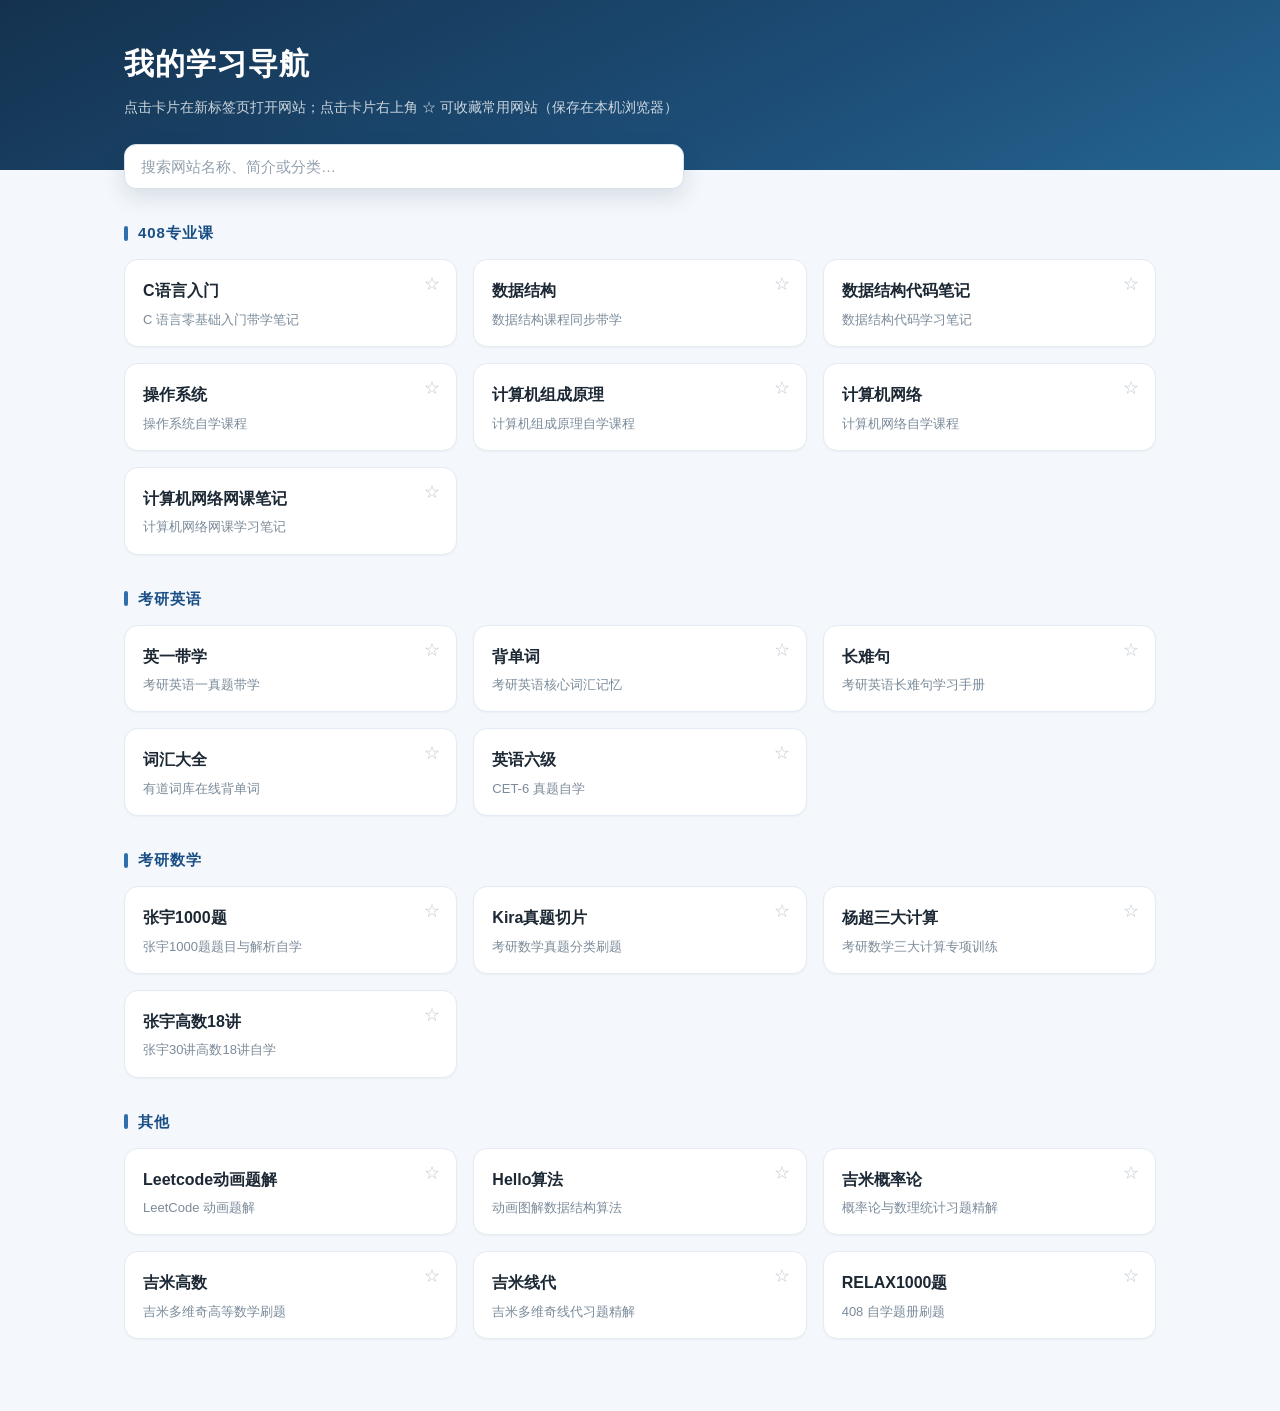
<file: index.html>
<!DOCTYPE html>
<html lang="zh-CN">
<head>
<meta charset="UTF-8">
<meta name="viewport" content="width=device-width, initial-scale=1.0">
<title>我的学习导航</title>
<style>
/* ==================================================
   --- 样式区域 ---
   想调整外观：直接改下面对应的颜色/数值，保存后刷新即生效
   nav-visual-20260923
   ================================================== */
* { margin: 0; padding: 0; box-sizing: border-box; }

body {
  min-height: 100vh;
  background: #f4f7fb;          /* 页面背景 */
  color: #1c2834;               /* 主文字颜色 */
  font-family: -apple-system, "PingFang SC", "Microsoft YaHei", "Segoe UI", sans-serif;
  line-height: 1.6;
}

/* 内容区宽 1032px，两侧至少 24px；标题带单独铺满视口 */
.wrap { width: 100%; margin: 0; padding: 0 0 72px; }

/* 顶部标题带 */
header {
  margin: 0;
  padding: 40px max(24px, calc((100% - 1032px) / 2)) 52px;
  background: linear-gradient(155deg, #14324f 0%, #1d4e78 62%, #24658f 100%);
}
header h1 {
  font-size: 30px;
  font-weight: 700;
  letter-spacing: 0.03em;
  color: #fff;
}
header .sub {
  max-width: 46em;
  margin-top: 8px;
  color: rgba(255, 255, 255, 0.78);
  font-size: 14px;
}

/* 搜索框：压在标题带下沿，与卡片左缘对齐 */
#search {
  position: relative;
  z-index: 1;
  display: block;
  width: min(560px, calc(100% - 48px));
  margin: -26px 0 6px max(24px, calc((100% - 1032px) / 2));
  padding: 13px 16px;
  font-size: 15px;
  color: #1c2834;
  background: #fff;
  border: 1px solid #d7e1ec;
  border-radius: 12px;
  outline: none;
  box-shadow: 0 8px 22px rgba(20, 50, 79, 0.12);
}
#search::placeholder { color: #93a1af; }
#search:focus {
  border-color: #2f6fad;
  box-shadow: 0 0 0 4px rgba(47, 111, 173, 0.16), 0 8px 22px rgba(20, 50, 79, 0.1);
}

/* 分类标题 */
.cat-title {
  display: flex;
  align-items: center;
  gap: 10px;
  margin: 32px 0 14px;
  padding: 0;
  border: 0;
  color: #1a4f86;
  font-size: 15px;
  font-weight: 700;
  letter-spacing: 0.06em;
}
.cat-title::before {
  content: "";
  width: 4px;
  height: 15px;
  border-radius: 4px;
  background: #2f6fad;
}

/* 卡片网格：电脑3列 / 平板2列 / 手机1列 */
#main {
  width: min(1032px, calc(100% - 48px));
  margin: 0 auto;
}
.grid { display: grid; grid-template-columns: repeat(3, 1fr); gap: 16px; }
@media (max-width: 900px) { .grid { grid-template-columns: repeat(2, 1fr); } }
@media (max-width: 600px) {
  header { padding-top: 28px; padding-bottom: 46px; }
  header h1 { font-size: 26px; }
  .wrap { padding-bottom: 56px; }
  .grid { grid-template-columns: 1fr; }
}

/* 网站卡片：悬停轻微上浮 + 阴影加深 */
.card {
  position: relative;
  display: block;
  padding: 18px 18px 16px;
  background: #fff;
  border: 1px solid #e4ebf3;
  border-radius: 14px;
  color: #1c2834;
  text-decoration: none;
  box-shadow: 0 1px 2px rgba(20, 50, 79, 0.04);
  transition: transform .18s ease, box-shadow .18s ease, border-color .18s ease;
}
.card:hover {
  transform: translateY(-3px);
  border-color: #c5d8ec;
  box-shadow: 0 12px 28px rgba(20, 50, 79, 0.08);
}
.card:focus-visible { outline: 2px solid #2f6fad; outline-offset: 3px; }
.card .name { font-weight: 700; font-size: 16px; padding-right: 28px; }
.card .desc { color: #7b8b9a; font-size: 13px; line-height: 1.55; margin-top: 6px; }

/* 收藏星标（卡片右上角） */
.star {
  position: absolute;
  top: 10px;
  right: 10px;
  width: 28px;
  height: 28px;
  display: grid;
  place-items: center;
  border-radius: 8px;
  font-size: 16px;
  line-height: 1;
  color: #c5ced6;
  cursor: pointer;
  user-select: none;
}
.star:hover { color: #d99a08; background: #fff8e8; }
.star.on { color: #e0a106; }
.star:focus-visible { outline: 2px solid #e0a106; outline-offset: 1px; }

/* 搜索无结果提示 */
.empty { color: #7b8b9a; text-align: center; padding: 64px 0; font-size: 14px; }
</style>
</head>
<body>
<div class="wrap">
  <header>
    <h1>我的学习导航</h1>
    <p class="sub">点击卡片在新标签页打开网站；点击卡片右上角 ☆ 可收藏常用网站（保存在本机浏览器）</p>
  </header>
  <input id="search" type="search" placeholder="搜索网站名称、简介或分类…" aria-label="搜索网站">
  <main id="main"></main>
</div>

<script>
/* ==================================================
   --- 网站数据区【在此增删网站】 ---

   ★ 新增网站操作方法：
     复制下面任意一行对象，粘贴到列表末尾，改掉 4 项内容：
     { name: "网站名称", url: "完整链接", desc: "一句话简介", category: "所属分类" }
     注意：上一行行末要保留英文逗号。

   ★ 修改分类方法：
     1) 改某网站的分类 → 直接改该行的 category 值（写一个新分类名会自动生成新分组）
     2) 调整分组显示顺序 → 修改下面 CAT_ORDER 里文字的先后顺序

   ★ 删除网站 → 整行删掉即可，其余不用动。
   ※ 注意：各行的 url 不要重复，否则收藏状态会互相影响。
   ================================================== */
const SITES = [
  { name: "C语言入门", url: "https://jlshdsdk.github.io/ds-c-notes/#ch1-s1", desc: "C 语言零基础入门带学笔记", category: "408专业课" },
  { name: "数据结构", url: "https://jlshdsdk.github.io/data-structure-site/", desc: "数据结构课程同步带学", category: "408专业课" },
  { name: "数据结构代码笔记", url: "https://jlshdsdk.github.io/ds-code-notes/", desc: "数据结构代码学习笔记", category: "408专业课" },
  { name: "操作系统", url: "https://jlshdsdk.github.io/kaoyan-408-os/", desc: "操作系统自学课程", category: "408专业课" },
  { name: "计算机组成原理", url: "https://jlshdsdk.github.io/kaoyan-408-coa/", desc: "计算机组成原理自学课程", category: "408专业课" },
  { name: "计算机网络", url: "https://jlshdsdk.github.io/kaoyan-408-networks/", desc: "计算机网络自学课程", category: "408专业课" },
  { name: "计算机网络网课笔记", url: "https://jlshdsdk.github.io/cn-net-notes/", desc: "计算机网络网课学习笔记", category: "408专业课" },
  { name: "英一带学", url: "https://jlshdsdk.github.io/kaoyan-english1/", desc: "考研英语一真题带学", category: "考研英语" },
  { name: "背单词", url: "https://jlshdsdk.github.io/kaoyan-vocab5/", desc: "考研英语核心词汇记忆", category: "考研英语" },
  { name: "长难句", url: "https://jlshdsdk.github.io/english-sentences/", desc: "考研英语长难句学习手册", category: "考研英语" },
  { name: "词汇大全", url: "https://jlshdsdk.github.io/dict/", desc: "有道词库在线背单词", category: "考研英语" },
  { name: "英语六级", url: "https://jlshdsdk.github.io/cet6/", desc: "CET-6 真题自学", category: "考研英语" },
  { name: "张宇1000题", url: "https://jlshdsdk.github.io/zhangyu-1000t/", desc: "张宇1000题题目与解析自学", category: "考研数学" },
  { name: "Kira真题切片", url: "https://jlshdsdk.github.io/kira-past-papers/", desc: "考研数学真题分类刷题", category: "考研数学" },
  { name: "杨超三大计算", url: "https://jlshdsdk.github.io/sanda-jisuan/", desc: "考研数学三大计算专项训练", category: "考研数学" },
  { name: "张宇高数18讲", url: "https://jlshdsdk.github.io/zhangyu-30jiang-selfstudy/", desc: "张宇30讲高数18讲自学", category: "考研数学" },
  { name: "Leetcode动画题解", url: "https://jlshdsdk.github.io/LeetCodeAnimation/", desc: "LeetCode 动画题解", category: "其他" },
  { name: "Hello算法", url: "https://jlshdsdk.github.io/hello-algo/", desc: "动画图解数据结构算法", category: "其他" },
  { name: "吉米概率论", url: "https://jlshdsdk.github.io/gailv-tiku/", desc: "概率论与数理统计习题精解", category: "其他" },
  { name: "吉米高数", url: "https://jlshdsdk.github.io/jimibook/", desc: "吉米多维奇高等数学刷题", category: "其他" },
  { name: "吉米线代", url: "https://jlshdsdk.github.io/jimidovich-linear-algebra/", desc: "吉米多维奇线代习题精解", category: "其他" },
  { name: "RELAX1000题", url: "https://jlshdsdk.github.io/relax-1000/", desc: "408 自学题册刷题", category: "其他" },
  /* ↑ 在这行上面复制粘贴新网站 */
];

/* 分类显示顺序（不在列表里的新分类会自动排在最后显示） */
const CAT_ORDER = ["408专业课", "考研英语", "考研数学"];

/* ==================================================
   --- 交互逻辑 ---（下面的代码日常维护无需改动）
   ================================================== */
const KEY = "learnNavFavs";   /* 收藏数据在浏览器 localStorage 里的键名 */
const $ = s => document.querySelector(s);
const esc = t => String(t).replace(/[&<>"]/g, c => ({ "&": "&amp;", "<": "&lt;", ">": "&gt;", '"': "&quot;" }[c]));
const getFavs = () => { try { const v = JSON.parse(localStorage.getItem(KEY)); return Array.isArray(v) ? v : []; } catch (e) { return []; } };

/* 收藏 / 取消收藏 */
function toggleFav(url) {
  const f = getFavs(), i = f.indexOf(url);
  if (i > -1) { f.splice(i, 1); } else { f.push(url); }
  try { localStorage.setItem(KEY, JSON.stringify(f)); } catch (e) { /* 存储被禁用时静默降级，不影响浏览 */ }
}

/* 生成一张卡片 */
function cardHTML(s, fav) {
  return '<a class="card" href="' + esc(s.url) + '" target="_blank" rel="noopener noreferrer">'
    + '<span class="star' + (fav ? " on" : "") + '" role="button" tabindex="0" data-url="' + esc(s.url) + '" title="收藏 / 取消收藏">' + (fav ? "★" : "☆") + '</span>'
    + '<div class="name">' + esc(s.name || "") + '</div>'
    + '<div class="desc">' + esc(s.desc || "") + '</div></a>';
}

/* 渲染整页：常用收藏置顶，其余按分类分组 */
function render() {
  const q = $("#search").value.trim().toLowerCase();
  const favs = getFavs();
  const hit = s => !q || (s.name + " " + s.desc + " " + s.category).toLowerCase().indexOf(q) > -1;

  let html = "";

  /* 顶部「常用收藏」区 */
  const favList = SITES.filter(s => favs.indexOf(s.url) > -1 && hit(s));
  if (favList.length) {
    html += '<h2 class="cat-title">常用收藏</h2><div class="grid">'
          + favList.map(s => cardHTML(s, true)).join("") + '</div>';
  }

  /* 其余网站按分类分组（已收藏的只在顶部展示，不重复显示） */
  const groups = [];
  CAT_ORDER.forEach(c => groups.push([c, []]));
  SITES.forEach(s => {
    if (!hit(s) || favs.indexOf(s.url) > -1) return;
    let g = null;
    for (const x of groups) { if (x[0] === s.category) { g = x; break; } }
    if (!g) { g = [s.category, []]; groups.push(g); }
    g[1].push(s);
  });
  groups.forEach(g => {
    if (g[1].length) {
      html += '<h2 class="cat-title">' + esc(g[0]) + '</h2><div class="grid">'
            + g[1].map(s => cardHTML(s, false)).join("") + '</div>';
    }
  });

  $("#main").innerHTML = html || '<p class="empty">没有找到匹配的网站，换个关键词试试</p>';
}

/* 点击星标：切换收藏（阻止卡片跳转；支持键盘 Tab + 回车） */
document.addEventListener("click", onStar);
document.addEventListener("keydown", onStar);
function onStar(e) {
  const st = e.target.closest(".star");
  if (!st || (e.type === "keydown" && e.key !== "Enter")) return;
  e.preventDefault();
  toggleFav(st.getAttribute("data-url"));
  render();
}

/* 搜索：输入即时筛选 */
$("#search").addEventListener("input", render);

render();
</script>

<!--
【维护速查】完整零基础教程见仓库 README.md
【增删网站】记事本打开本文件，搜「网站数据区」：
  新增 = 复制一行改4项（category 写新名字会自动建新分组；上一行末尾英文逗号别丢）
  删除 = 删整行；修改 = 直接改那行文字
  保存后到 GitHub 仓库页 Add file → Upload files 覆盖上传 index.html，约 1 分钟生效
【重新部署】新建 Public 仓库并上传本文件，Settings → Pages →
  Branch 选 main 与 /(root) 保存，即得 https://用户名.github.io/仓库名/
字段含义：name=卡片标题 url=链接 desc=简介 category=分组名
收藏保存在各设备浏览器本地，换设备需重新点 ☆
-->
</body>
</html>
</file>
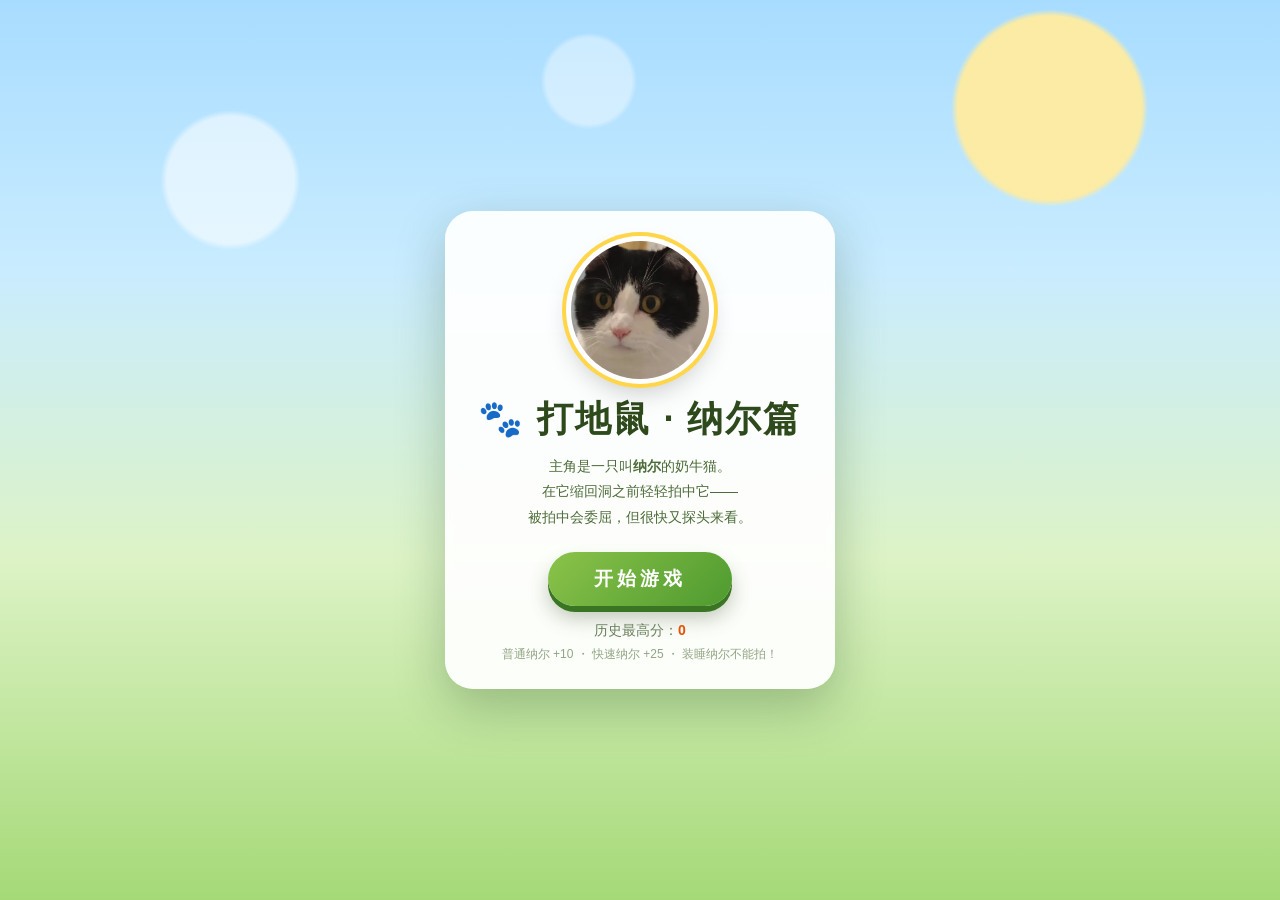
<file: whack-nar/index.html>
<!DOCTYPE html>
<html lang="zh-CN">
<head>
<meta charset="UTF-8">
<meta name="viewport" content="width=device-width, initial-scale=1, maximum-scale=1, user-scalable=no, viewport-fit=cover">
<meta name="theme-color" content="#79c24f">
<meta name="description" content="打地鼠·纳尔篇——一只叫纳尔的奶牛猫在线求拍。手机打开即玩。">
<title>打地鼠·纳尔篇</title>
<link rel="icon" type="image/webp" href="./assets/nar/avatar.webp">
<link rel="stylesheet" href="./styles.css">
</head>
<body>
<div id="app">

  <!-- ============ 开始页 ============ -->
  <section id="screen-start" class="screen">
    <div class="start-card">
      <div class="avatar-frame" id="avatar-frame-start">
        <img id="avatar-img-start" src="./assets/nar/avatar.webp" alt="纳尔头像">
        <!-- 图片加载失败时由 JS 注入 CSS 奶牛猫兜底 -->
        <div class="cat-css head-only" aria-hidden="true"></div>
      </div>
      <h1><span class="paw">🐾</span> 打地鼠 · 纳尔篇</h1>
      <p class="tagline">
        主角是一只叫<strong>纳尔</strong>的奶牛猫。<br>
        在它缩回洞之前轻轻拍中它——<br>
        被拍中会委屈，但很快又探头来看。
      </p>
      <button id="btn-start" class="btn-primary" type="button">开始游戏</button>
      <p class="best-line">历史最高分：<span id="best-start">0</span></p>
      <p class="hint-line">普通纳尔 +10 ・ 快速纳尔 +25 ・ 装睡纳尔不能拍！</p>
    </div>
  </section>

  <!-- ============ 游戏页 ============ -->
  <section id="screen-game" class="screen hidden">
    <header class="hud">
      <span class="chip">分数 <b id="hud-score">0</b></span>
      <span class="chip">生命 <b id="hud-lives" class="hearts" aria-label="生命"></b></span>
      <span class="chip">关卡 <b id="hud-level">1</b></span>
      <span class="chip">倒计时 <b id="hud-timer">15</b>s</span>
      <button id="btn-mute" class="btn-icon" type="button" aria-label="静音开关">🔊</button>
    </header>

    <div id="combo-badge" class="combo-badge hidden">COMBO ×<span id="combo-n">0</span></div>

    <main class="yard" id="yard">
      <div class="fence" aria-hidden="true">
        <img class="fence-cat" id="fence-cat" src="./assets/nar/decor-1.webp" alt="">
      </div>
      <div id="board" class="board" aria-label="打地鼠棋盘"></div>
    </main>

    <p class="tip">拍普通纳尔 +10 ・ 拍快速纳尔 +25 ・ 装睡纳尔不能拍（扣 15 分扣 1 命）・ 连击 5 次触发「纳尔暴走」</p>

    <div id="level-toast" class="level-toast hidden"></div>
    <div id="pause-mask" class="pause-mask">已暂停 · 回到页面自动继续</div>
  </section>

  <!-- ============ 结束页 ============ -->
  <section id="screen-over" class="screen hidden">
    <div class="over-card">
      <div class="avatar-frame small" id="avatar-frame-over">
        <img src="./assets/nar/avatar.webp" alt="纳尔头像">
        <div class="cat-css head-only" aria-hidden="true"></div>
      </div>
      <h2>本局战报</h2>
      <div class="stat-row"><span>本局得分</span><b id="over-score">0</b></div>
      <div class="stat-row"><span>最高连击</span><b id="over-combo">×0</b></div>
      <div class="stat-row"><span>命中率</span><b id="over-acc">0%</b></div>
      <div class="stat-row"><span>历史最高</span><b id="over-best-score">0</b></div>
      <p id="over-record" class="record-line hidden">🎉 新纪录！纳尔表示记仇</p>
      <div id="confetti" class="confetti" aria-hidden="true"></div>
      <div class="btn-col">
        <button id="btn-again" class="btn-primary" type="button">再来一局</button>
        <button id="btn-share" class="btn-secondary" type="button">保存战报</button>
        <button id="btn-home" class="btn-text" type="button">回到首页</button>
      </div>
    </div>
  </section>

</div>
<script src="./game.js"></script>
</body>
</html>
</file>
<file: whack-nar/styles.css>
/* ============================================================
   打地鼠·纳尔篇  styles.css
   场景：俯视庭院草地 + 3×3 洞口；主角纳尔（奶牛猫）用真实照片 +
   CSS 圆形遮罩呈现；图片缺失时由 .cat-css 纯 CSS 奶牛猫兜底。
   ============================================================ */

:root {
  --green-1: #9ed96b;
  --green-2: #79c24f;
  --green-3: #5da33b;
  --ink: #2e4a1c;
  --gold: #ffd54a;
  --rise-ms: 170ms;
  --fall-ms: 170ms;
}

* { margin: 0; padding: 0; box-sizing: border-box; }

html, body {
  height: 100%;
  overscroll-behavior: none;
}

body {
  font-family: -apple-system, BlinkMacSystemFont, "PingFang SC", "Hiragino Sans GB",
    "Microsoft YaHei", "Segoe UI", sans-serif;
  color: var(--ink);
  background:
    radial-gradient(circle at 82% 12%, rgba(255, 236, 160, .95) 0 7%, transparent 7.5%),
    radial-gradient(circle at 18% 20%, rgba(255, 255, 255, .55) 0 5%, transparent 5.5%),
    radial-gradient(circle at 46% 9%, rgba(255, 255, 255, .4) 0 4%, transparent 4.5%),
    linear-gradient(180deg, #a8dcff 0%, #c9ecff 30%, #ddf3c6 62%, #a5d977 100%);
  background-attachment: fixed;
  -webkit-tap-highlight-color: transparent;
  -webkit-touch-callout: none;
  user-select: none;
  touch-action: manipulation;
}

#app { min-height: 100dvh; }

.screen {
  min-height: 100dvh;
  display: flex;
  flex-direction: column;
  align-items: center;
  justify-content: center;
  padding: 18px 12px calc(18px + env(safe-area-inset-bottom));
}

.hidden { display: none !important; }

/* ============ 开始页 ============ */
.start-card, .over-card {
  width: min(90vw, 390px);
  background: rgba(255, 255, 255, .93);
  border-radius: 28px;
  padding: 30px 26px 26px;
  text-align: center;
  box-shadow: 0 18px 50px rgba(20, 60, 20, .28);
  backdrop-filter: blur(4px);
}

.avatar-frame {
  width: 138px;
  height: 138px;
  margin: 0 auto 16px;
  border-radius: 50%;
  overflow: hidden;
  position: relative;
  background: #fff;
  box-shadow: 0 0 0 5px #fff, 0 0 0 9px var(--gold), 0 12px 26px rgba(0, 0, 0, .22);
}
.avatar-frame.small { width: 104px; height: 104px; margin-bottom: 12px; box-shadow: 0 0 0 4px #fff, 0 0 0 7px var(--gold), 0 8px 18px rgba(0, 0, 0, .18); }
.avatar-frame img { width: 100%; height: 100%; object-fit: cover; object-position: 50% 24%; display: block; }
.avatar-frame .cat-css { display: none; }
.avatar-frame.broken img { display: none; }
.avatar-frame.broken .cat-css { display: block; }

h1 {
  font-size: clamp(26px, 7.4vw, 36px);
  letter-spacing: 2px;
  color: var(--ink);
  text-shadow: 0 2px 0 rgba(255, 255, 255, .8);
  margin-bottom: 10px;
}
h1 .paw { display: inline-block; animation: pawWave 1.6s ease-in-out infinite; transform-origin: 60% 90%; }
@keyframes pawWave { 0%, 100% { transform: rotate(0); } 25% { transform: rotate(-16deg); } 60% { transform: rotate(10deg); } }

.tagline { font-size: 14px; line-height: 1.8; color: #4c6b38; margin-bottom: 22px; }
.best-line { margin-top: 16px; font-size: 14px; color: #6b7f5c; }
.best-line span { font-weight: 800; color: #e65100; }
.hint-line { margin-top: 6px; font-size: 12px; color: #93a585; }

/* ============ 按钮 ============ */
.btn-primary {
  border: none;
  cursor: pointer;
  font-family: inherit;
  font-size: 19px;
  font-weight: 800;
  letter-spacing: 4px;
  color: #fff;
  padding: 14px 46px;
  border-radius: 999px;
  background: linear-gradient(135deg, #8bc34a, #4e9a2f);
  box-shadow: 0 6px 0 #3a7523, 0 12px 20px rgba(46, 74, 28, .3);
  transition: transform .1s ease, box-shadow .1s ease;
}
.btn-primary:active { transform: translateY(5px); box-shadow: 0 1px 0 #3a7523, 0 4px 10px rgba(46, 74, 28, .3); }

.btn-secondary {
  border: none;
  cursor: pointer;
  font-family: inherit;
  font-size: 15px;
  font-weight: 700;
  color: #6b4b12;
  padding: 11px 30px;
  border-radius: 999px;
  background: linear-gradient(135deg, #ffe082, #ffb300);
  box-shadow: 0 4px 0 #c77e00, 0 8px 14px rgba(120, 80, 0, .25);
  transition: transform .1s ease, box-shadow .1s ease;
}
.btn-secondary:active { transform: translateY(4px); box-shadow: 0 0 0 #c77e00; }

.btn-text {
  border: none;
  background: none;
  cursor: pointer;
  font-family: inherit;
  font-size: 14px;
  color: #8ba37b;
  padding: 10px 16px;
  text-decoration: underline;
  text-underline-offset: 4px;
}

.btn-icon {
  border: none;
  cursor: pointer;
  font-size: 19px;
  width: 42px;
  height: 42px;
  border-radius: 50%;
  background: rgba(255, 255, 255, .92);
  box-shadow: 0 2px 8px rgba(0, 0, 0, .15);
  display: grid;
  place-items: center;
  flex: 0 0 auto;
}

/* ============ 游戏页 HUD ============ */
#screen-game { justify-content: flex-start; gap: 12px; position: relative; }

.hud {
  width: min(94vw, 560px);
  display: flex;
  flex-wrap: wrap;
  gap: 8px;
  align-items: center;
  justify-content: center;
}
.chip {
  display: inline-flex;
  align-items: center;
  gap: 6px;
  background: rgba(255, 255, 255, .92);
  border-radius: 999px;
  padding: 6px 14px;
  font-size: 13px;
  font-weight: 700;
  color: #556f42;
  box-shadow: 0 2px 8px rgba(0, 0, 0, .14);
  white-space: nowrap;
}
.chip b { font-size: 16px; color: var(--ink); font-variant-numeric: tabular-nums; }
.chip .hearts { letter-spacing: 2px; font-size: 15px; }
.heart { color: #e53935; }
.heart.off { color: #cfd8cd; }
.chip.flash { animation: lifeFlash .5s ease; }
@keyframes lifeFlash {
  0%, 100% { background: rgba(255, 255, 255, .92); }
  30% { background: #ffcdd2; transform: scale(1.12); }
}

/* ============ 庭院与棋盘 ============ */
.yard {
  position: relative;
  width: min(94vw, 560px, max(250px, calc(100dvh - 235px)));
  margin: 0 auto;
  padding: 10px 12px 16px;
  border-radius: 26px;
  background:
    radial-gradient(rgba(255, 255, 255, .07) 1.4px, transparent 2px) 0 0 / 15px 15px,
    linear-gradient(165deg, var(--green-1), var(--green-2) 55%, var(--green-3));
  box-shadow:
    inset 0 -14px 24px rgba(46, 90, 20, .28),
    inset 0 4px 10px rgba(255, 255, 255, .25),
    0 14px 34px rgba(30, 70, 15, .3);
}
.yard.shake { animation: yardShake .18s ease; }
@keyframes yardShake { 25% { transform: translateX(-5px); } 75% { transform: translateX(5px); } }
.yard.rage { animation: rageFlash .32s ease-in-out infinite alternate; }
@keyframes rageFlash {
  from { box-shadow: inset 0 -14px 24px rgba(46, 90, 20, .28), 0 0 0 rgba(255, 60, 30, 0); }
  to { box-shadow: inset 0 -14px 24px rgba(120, 20, 10, .5), 0 0 34px rgba(255, 70, 30, .75); }
}

/* 篱笆 + 篱笆上偷看的纳尔（decor-1.webp） */
.fence {
  position: relative;
  height: 34px;
  margin: 0 -12px 8px;
  border-radius: 26px 26px 0 0;
  background:
    repeating-linear-gradient(90deg, #b58954 0 26px, #a1743f 26px 30px),
    linear-gradient(180deg, #c99a63, #9c6f3c);
  box-shadow: inset 0 -5px 0 rgba(90, 55, 20, .45), 0 3px 6px rgba(0, 0, 0, .18);
  border-bottom: 5px solid #8a5f31;
}
.fence::before, .fence::after {
  content: "";
  position: absolute;
  left: 0; right: 0;
  height: 7px;
  background: linear-gradient(180deg, #caa06a, #8a5f31);
}
.fence::before { top: 7px; }
.fence::after { bottom: 6px; }
.fence-cat {
  position: absolute;
  right: 16px;
  bottom: 2px;
  width: 62px;
  height: auto;
  filter: drop-shadow(0 3px 4px rgba(0, 0, 0, .3));
  transform-origin: 50% 100%;
  animation: fencePeek 3.2s ease-in-out infinite;
  z-index: 2;
}
.fence-cat.hidden { display: none; }
@keyframes fencePeek {
  0%, 72%, 100% { transform: translateY(6px) rotate(2deg); }
  80%, 90% { transform: translateY(-2px) rotate(-3deg); }
}

.board {
  display: grid;
  grid-template-columns: repeat(3, 1fr);
  gap: 10px;
}

/* ============ 洞口 ============ */
.hole {
  position: relative;
  aspect-ratio: 1 / 1.15;      /* 洞格略高，给探出头的纳尔留空间 */
  min-width: 44px;              /* 点击热区不小于 44×44 */
  min-height: 44px;
  overflow: hidden;
  border-radius: 18% / 12%;
}
.hole__mound {
  position: absolute;
  left: -8%; right: -8%; bottom: 0;
  height: 46%;
  z-index: 1;
  border-radius: 50%;
  background: radial-gradient(ellipse at 50% 88%, #8a5a30 0 58%, #a4713d 59%, #7a5029 100%);
  box-shadow: 0 5px 9px rgba(20, 40, 10, .25), inset 0 -7px 9px rgba(0, 0, 0, .28);
}
.hole__opening {
  position: absolute;
  left: -4%; right: -4%; bottom: 0;
  height: 28%;
  z-index: 3;                    /* 盖住纳尔下半身，形成"从洞里探出" */
  border-radius: 50%;
  background: radial-gradient(ellipse at 50% 82%, #201304 0 52%, #38220a 53%, #4b3111 100%);
  box-shadow: inset 0 7px 11px rgba(0, 0, 0, .6);
}
.hole__hit {
  position: absolute;
  inset: 0;
  z-index: 4;
  cursor: pointer;
  background: transparent;
  border: none;
  -webkit-tap-highlight-color: transparent;
}
.hole.puff .hole__mound { animation: dustPuff .3s ease; }
@keyframes dustPuff {
  40% { transform: scale(1.1); filter: brightness(1.25); }
  100% { transform: scale(1); }
}

/* 升降：外层管定位与进出动画，内层管压扁，互不冲突 */
.hole__lift {
  position: absolute;
  left: 50%;
  bottom: 18%;
  width: 76%;
  z-index: 2;
  transform: translate(-50%, 118%);
  will-change: transform;
}
.hole.is-active .hole__lift { animation: narRise var(--rise-ms) ease-out forwards; }
.hole.is-leaving .hole__lift { animation: narFall var(--fall-ms) ease-in forwards; }
@keyframes narRise { from { transform: translate(-50%, 118%); } to { transform: translate(-50%, 0); } }
@keyframes narFall { from { transform: translate(-50%, 0); } to { transform: translate(-50%, 118%); } }

.hole__sprite { position: relative; }

/* 圆形遮罩：照片放不进透明 PNG，就用 CSS 圆牌+白边，保证不破坏草地观感 */
.spr-frame {
  position: relative;
  border-radius: 50%;
  overflow: hidden;
  background: #fdfdfb;
  box-shadow: 0 0 0 3px rgba(255, 255, 255, .92), 0 7px 14px rgba(20, 40, 10, .3);
}
.spr-frame.squash { animation: narSquash .24s ease; transform-origin: 50% 100%; }
@keyframes narSquash {
  0% { transform: scale(1, 1); }
  40% { transform: scale(1.14, .58); }
  70% { transform: scale(.96, 1.04); }
  100% { transform: scale(1, 1); }
}

.spr { display: none; width: 100%; height: auto; }
.spr.show { display: block; }

/* 形态附加效果 */
.hole.is-sleep .spr-frame { filter: brightness(.94) saturate(.92); }
.hole.is-fast .spr-frame { box-shadow: 0 0 0 3px #fff59d, 0 0 16px rgba(255, 214, 64, .85), 0 7px 14px rgba(20, 40, 10, .3); }
.hole.is-wrong .spr-frame { animation: wrongWobble .4s ease; }
@keyframes wrongWobble {
  20% { transform: rotate(-7deg); } 50% { transform: rotate(6deg); } 80% { transform: rotate(-3deg); }
}
.hole.is-rage .hole__sprite { animation: rageShake .14s ease-in-out infinite alternate; }
@keyframes rageShake {
  from { transform: translateX(-2.5px) rotate(-1.6deg); }
  to { transform: translateX(2.5px) rotate(1.6deg); }
}

/* 闪电标记（快速纳尔） */
.badge { position: absolute; z-index: 6; pointer-events: none; }
.bolt {
  top: -15%;
  left: 50%;
  transform: translateX(-50%);
  width: 17%;
  aspect-ratio: 5 / 8;
  background: linear-gradient(180deg, #fff59d, #ffb300);
  clip-path: polygon(56% 0, 18% 56%, 47% 56%, 33% 100%, 86% 40%, 52% 40%);
  filter: drop-shadow(0 0 5px rgba(255, 220, 90, .95));
  animation: boltFlick .45s steps(2) infinite alternate;
  display: none;
}
.hole.is-fast .bolt { display: block; }
@keyframes boltFlick { from { opacity: .55; } to { opacity: 1; } }

/* 睡泡泡（装睡纳尔） */
.zzz {
  top: -8%;
  right: -10%;
  font-size: 15px;
  font-weight: 800;
  color: #e3f2fd;
  text-shadow: 0 1px 2px rgba(0, 0, 0, .35);
  animation: zzzFloat 1.5s ease-in-out infinite;
  display: none;
}
.hole.is-sleep .zzz { display: block; }
@keyframes zzzFloat {
  0% { transform: translateY(4px) scale(.8); opacity: .4; }
  50% { transform: translateY(-6px) scale(1.05); opacity: 1; }
  100% { transform: translateY(4px) scale(.8); opacity: .4; }
}

/* CSS 眼皮：闭眼=盖住，睁眼=掀起（装睡纳尔周期性偷看） */
.eyelid {
  position: absolute;
  top: 37%;
  width: 19%;
  height: 10.5%;
  z-index: 5;
  background: #17110a;
  border-radius: 46%;
  box-shadow: 0 1px 2px rgba(0, 0, 0, .4);
  transition: transform .16s ease;
  display: none;
}
.eyelid.l { left: 23%; }
.eyelid.r { right: 23%; }
.hole.is-sleep .eyelid { display: block; }
.hole.is-sleep.eyes-open .eyelid { transform: translateY(-190%); }

/* ============ 飘字 / 连击 / 提示 ============ */
.pop {
  position: absolute;
  left: 50%;
  bottom: 62%;
  z-index: 7;
  transform: translateX(-50%);
  font-size: 21px;
  font-weight: 900;
  color: #fff;
  text-shadow: 0 2px 3px rgba(0, 0, 0, .4), 0 0 8px rgba(255, 255, 255, .35);
  pointer-events: none;
  white-space: nowrap;
  animation: popUp .72s ease-out forwards;
}
.pop.gold {
  color: var(--gold);
  text-shadow: 0 2px 0 #a15c00, 0 0 14px rgba(255, 205, 70, .9);
  animation: popGold .72s cubic-bezier(.18, 1.7, .36, 1) forwards;
}
.pop.bad { color: #ff8a80; text-shadow: 0 2px 3px rgba(0, 0, 0, .45); }
@keyframes popUp {
  from { opacity: 1; transform: translate(-50%, 0) scale(1); }
  to { opacity: 0; transform: translate(-50%, -64px) scale(1.12); }
}
@keyframes popGold {
  0% { opacity: 0; transform: translate(-50%, 8px) scale(.6); }
  30% { opacity: 1; transform: translate(-50%, -6px) scale(1.25); }
  100% { opacity: 0; transform: translate(-50%, -70px) scale(1.05); }
}

.combo-badge {
  position: absolute;
  top: 58px;
  left: 50%;
  transform: translateX(-50%);
  z-index: 25;
  padding: 6px 18px;
  border-radius: 999px;
  font-weight: 900;
  font-size: 16px;
  letter-spacing: 1px;
  color: #6b3b00;
  background: linear-gradient(135deg, #ffe082, #ffb300);
  box-shadow: 0 4px 14px rgba(255, 160, 0, .5), inset 0 1px 0 rgba(255, 255, 255, .6);
  animation: comboPop .22s ease;
}
@keyframes comboPop { from { transform: translateX(-50%) scale(.5); } to { transform: translateX(-50%) scale(1); } }

.level-toast {
  position: absolute;
  top: 34%;
  left: 50%;
  transform: translate(-50%, -50%);
  z-index: 30;
  font-size: clamp(24px, 6.5vw, 36px);
  font-weight: 900;
  letter-spacing: 3px;
  color: #fff;
  text-shadow: 0 3px 0 rgba(30, 70, 15, .55), 0 0 22px rgba(255, 255, 255, .5);
  pointer-events: none;
  animation: toastIn 1.3s ease forwards;
}
@keyframes toastIn {
  0% { opacity: 0; transform: translate(-50%, -50%) scale(.5); }
  16% { opacity: 1; transform: translate(-50%, -50%) scale(1.12); }
  30% { transform: translate(-50%, -50%) scale(1); }
  78% { opacity: 1; }
  100% { opacity: 0; transform: translate(-50%, -58%) scale(1); }
}

.pause-mask {
  position: absolute;
  inset: 0;
  z-index: 40;
  display: none;
  align-items: center;
  justify-content: center;
  border-radius: 26px;
  background: rgba(12, 32, 12, .55);
  color: #fff;
  font-size: 19px;
  font-weight: 700;
  letter-spacing: 2px;
}
.pause-mask.show { display: flex; }

.tip {
  font-size: 12px;
  color: #5b7a48;
  background: rgba(255, 255, 255, .72);
  padding: 6px 14px;
  border-radius: 999px;
  text-align: center;
}

/* 页面切走时冻结所有精灵动画，与逻辑计时器保持同步 */
#screen-game.paused .hole__lift,
#screen-game.paused .spr-frame,
#screen-game.paused .hole__sprite,
#screen-game.paused .fence-cat { animation-play-state: paused; }

/* ============ 结束页 ============ */
.over-card { position: relative; }
.over-card h2 { font-size: 26px; margin-bottom: 14px; letter-spacing: 3px; }
.stat-row {
  display: flex;
  justify-content: space-between;
  align-items: baseline;
  padding: 9px 6px;
  border-bottom: 1px dashed #d7e3cc;
  font-size: 15px;
  color: #5b7a48;
}
.stat-row b { font-size: 21px; color: var(--ink); font-variant-numeric: tabular-nums; }
.record-line {
  margin-top: 12px;
  font-size: 16px;
  font-weight: 800;
  color: #e65100;
  animation: recordPulse .8s ease-in-out infinite alternate;
}
@keyframes recordPulse { from { transform: scale(1); } to { transform: scale(1.07); } }
.btn-col { display: flex; flex-direction: column; align-items: center; gap: 4px; margin-top: 20px; }

.confetti { position: absolute; inset: 0; overflow: hidden; border-radius: 28px; pointer-events: none; z-index: 5; }
.confetti i {
  position: absolute;
  top: -14px;
  width: 9px;
  height: 14px;
  border-radius: 2px;
  animation: confettiFall linear forwards;
}
@keyframes confettiFall { to { transform: translateY(460px) rotate(760deg); opacity: .9; } }

/* ============ 纯 CSS 奶牛猫兜底（图片缺失时出现） ============ */
.cat-css {
  position: relative;
  width: 100%;
  aspect-ratio: 150 / 165;
  background: linear-gradient(180deg, #f6f3ec, #e9e4d8);
}
.cat-css .ear {
  position: absolute;
  top: 1%;
  width: 27%;
  height: 27%;
  background: #1d1d1f;
  border-radius: 26% 82% 0 0;
  z-index: 1;
}
.cat-css .ear.l { left: 5%; transform: rotate(-13deg); }
.cat-css .ear.r { right: 5%; transform: rotate(13deg) scaleX(-1); }
.cat-css .ear::after {
  content: "";
  position: absolute;
  left: 26%; top: 30%;
  width: 46%; height: 52%;
  background: #f5b8c4;
  border-radius: 40% 60% 0 0;
}
.cat-css .head {
  position: absolute;
  left: 7%; right: 7%; top: 10%; bottom: 27%;
  background: #1d1d1f;
  border-radius: 46% 46% 44% 44% / 56% 56% 44% 44%;
  z-index: 2;
  overflow: hidden;
}
/* 脸中央白色倒 V 面具 */
.cat-css .blaze {
  position: absolute;
  left: 50%; top: 0;
  transform: translateX(-50%);
  width: 52%; height: 96%;
  background: #fff;
  clip-path: polygon(50% 0, 100% 30%, 80% 100%, 20% 100%, 0 30%);
}
.cat-css .eye {
  position: absolute;
  top: 40%;
  width: 21%;
  aspect-ratio: 1;
  border-radius: 50%;
  background: radial-gradient(circle at 42% 38%, #e8f3a1, #b9c93f 62%, #8a9c1e);
  box-shadow: inset 0 0 0 1.5px rgba(0, 0, 0, .35);
  overflow: hidden;
}
.cat-css .eye.l { left: 15%; }
.cat-css .eye.r { right: 15%; }
.cat-css .eye i {
  position: absolute;
  left: 50%; top: 46%;
  transform: translate(-50%, -50%);
  width: 34%; height: 62%;
  background: #10100f;
  border-radius: 50%;
}
.cat-css .eye::after { /* 高光 */
  content: "";
  position: absolute;
  left: 22%; top: 16%;
  width: 26%; height: 22%;
  background: rgba(255, 255, 255, .85);
  border-radius: 50%;
}
.cat-css .nose {
  position: absolute;
  left: 50%; top: 66%;
  transform: translateX(-50%);
  width: 13%; height: 8.5%;
  background: #f2a0b5;
  border-radius: 48% 48% 55% 55%;
}
.cat-css .mouth {
  position: absolute;
  left: 50%; top: 76%;
  transform: translateX(-50%);
  width: 20%; height: 7%;
  border: 2.2px solid #b06b7a;
  border-top: none;
  border-radius: 0 0 46% 46%;
}
.cat-css .whisk {
  position: absolute;
  width: 34%; height: 1.6%;
  background: rgba(255, 255, 255, .78);
  border-radius: 2px;
}
.cat-css .whisk.w1 { left: -22%; top: 62%; transform: rotate(9deg); }
.cat-css .whisk.w2 { left: -22%; top: 70%; transform: rotate(-5deg); }
.cat-css .whisk.w3 { right: -22%; top: 62%; transform: rotate(-9deg); }
.cat-css .whisk.w4 { right: -22%; top: 70%; transform: rotate(5deg); }
.cat-css .body {
  position: absolute;
  left: 12%; right: 12%; top: 76%; bottom: 0;
  background: #1d1d1f;
  border-radius: 34% 34% 26% 26%;
  z-index: 1;
}
.cat-css .chest {
  position: absolute;
  left: 50%; top: 0;
  transform: translateX(-50%);
  width: 44%; height: 72%;
  background: #fff;
  border-radius: 40% 40% 30% 30%;
}
.cat-css .paw {
  position: absolute;
  bottom: 0;
  width: 26%; height: 22%;
  background: #fff;
  border-radius: 46% 46% 0 0;
}
.cat-css .paw.l { left: 12%; }
.cat-css .paw.r { right: 12%; }

/* 表情：被打（呆滞委屈） */
.hole__sprite.is-hit .cat-css .eye i { transform: translate(-50%, -50%) scaleY(.12); }
.hole__sprite.is-hit .cat-css .mouth { border-radius: 0; height: 4%; width: 16%; }
/* 表情：装睡（闭眼） */
.hole__sprite.is-sleep .cat-css .eye { background: transparent; box-shadow: none; }
.hole__sprite.is-sleep .cat-css .eye i,
.hole__sprite.is-sleep .cat-css .eye::after { display: none; }
.hole__sprite.is-sleep .cat-css .eye::before {
  content: "";
  position: absolute;
  left: -12%; right: -12%; top: 46%;
  height: 9%;
  background: #cfc9bb;
  border-radius: 999px;
}
/* 表情：暴走（瞪大眼） */
.hole__sprite.is-rage .cat-css .eye { transform: scale(1.18); }
.hole__sprite.is-rage .cat-css .mouth { width: 26%; height: 12%; border-width: 2.6px; }
/* 只露头（头像兜底） */
.cat-css.head-only { aspect-ratio: 1 / 1; }
.cat-css.head-only .body { display: none; }
.cat-css.head-only .head { bottom: 6%; }

/* ============ 自适应 ============ */
@media (max-height: 640px) {
  .screen { padding-top: 10px; }
  .avatar-frame { width: 104px; height: 104px; }
  .tagline { margin-bottom: 14px; }
  .tip { display: none; }
  .fence { height: 26px; }
  .fence-cat { width: 48px; }
  .combo-badge { top: 52px; }
}
@media (max-width: 360px) {
  .board { gap: 7px; }
  .chip { padding: 5px 10px; font-size: 12px; }
  .chip b { font-size: 14px; }
}

@media (prefers-reduced-motion: reduce) {
  .hole__lift, .spr-frame, .hole__sprite, .fence-cat, .combo-badge, .record-line { animation: none !important; }
  .pop { animation-duration: .4s; }
}
</file>
